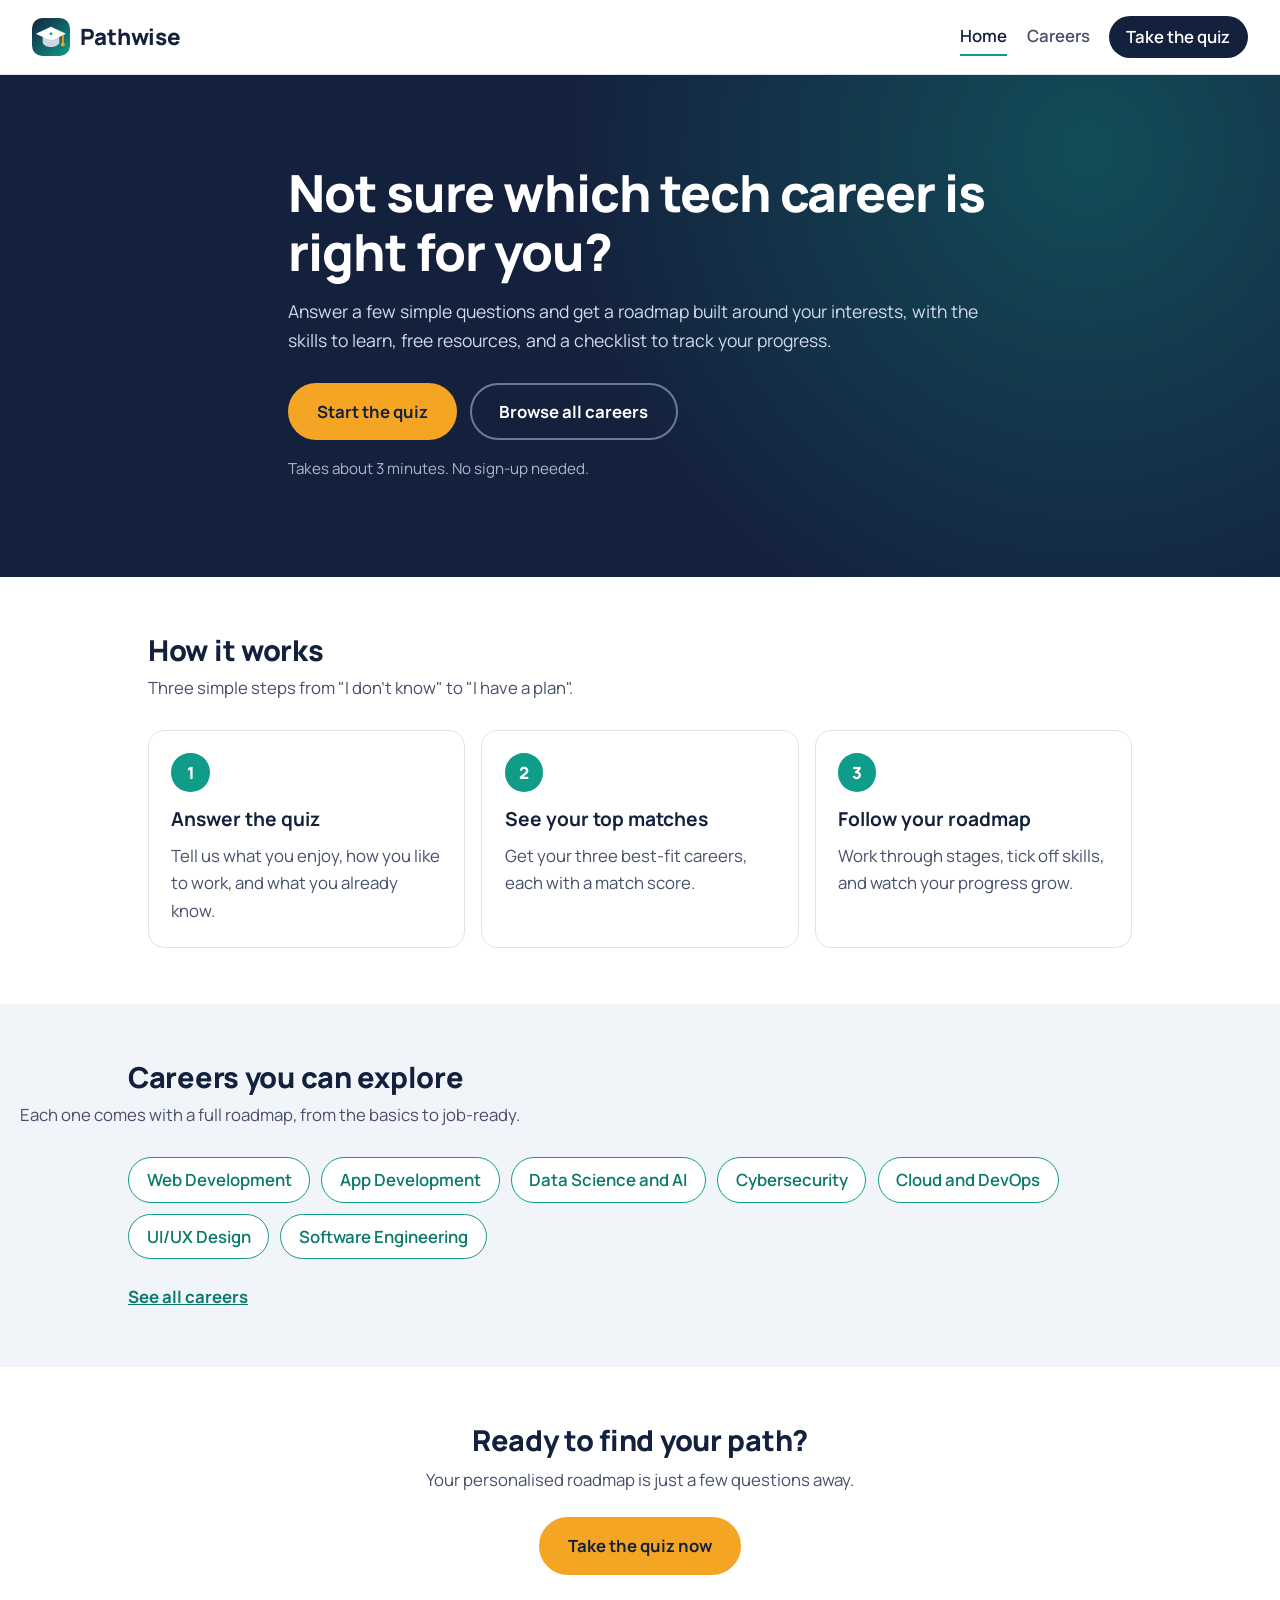
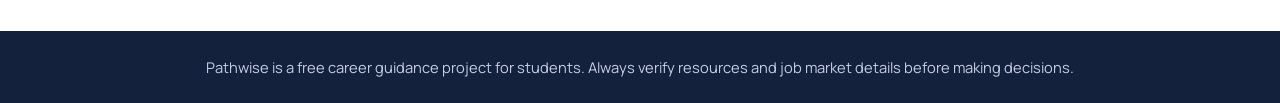
<file: index.html>
<!DOCTYPE html>
<html lang="en">
<head>
  <meta charset="UTF-8">
  <meta name="viewport" content="width=device-width, initial-scale=1">
  <link rel="icon" type="image/svg+xml" href="image/logo.svg">
  <title>Pathwise | Find your tech career roadmap</title>
  <meta name="description" content="Answer a short quiz and get a personalised tech career roadmap with skills, free resources and a progress checklist.">

  <link rel="preconnect" href="https://fonts.googleapis.com">
  <link rel="preconnect" href="https://fonts.gstatic.com" crossorigin>
  <link href="https://fonts.googleapis.com/css2?family=Manrope:wght@400;500;600;700;800&display=swap" rel="stylesheet">
  <link rel="stylesheet" href="style.css">
</head>
<body>

  <!-- ===== HEADER ===== -->
  <header class="site-header">
    <a href="index.html" class="logo" aria-label="Pathwise home">
      <img src="image/logo.svg" alt="" width="38" height="38">
      <span class="logo-name">Pathwise</span>
    </a>

    <nav class="nav" aria-label="Main">
      <a href="index.html" class="active">Home</a>
      <a href="careers.html">Careers</a>
      <a href="quiz.html" class="nav-cta">Take the quiz</a>
    </nav>
  </header>

  <main>

    <!-- ===== HERO ===== -->
    <section class="hero">
      <div class="hero-inner">
        <h1>Not sure which tech career is right for you?</h1>
        <p class="hero-sub">
          Answer a few simple questions and get a roadmap built around your interests,
          with the skills to learn, free resources, and a checklist to track your progress.
        </p>
        <div class="hero-actions">
          <a href="quiz.html" class="button">Start the quiz</a>
          <a href="careers.html" class="button button-ghost">Browse all careers</a>
        </div>
        <p class="hero-note">Takes about 3 minutes. No sign-up needed.</p>
      </div>
    </section>

    <!-- ===== HOW IT WORKS ===== -->
    <section class="section">
      <h2>How it works</h2>
      <p class="section-intro">Three simple steps from "I don't know" to "I have a plan".</p>

      <div class="grid">
        <article class="card">
          <span class="step">1</span>
          <h3>Answer the quiz</h3>
          <p>Tell us what you enjoy, how you like to work, and what you already know.</p>
        </article>

        <article class="card">
          <span class="step">2</span>
          <h3>See your top matches</h3>
          <p>Get your three best-fit careers, each with a match score.</p>
        </article>

        <article class="card">
          <span class="step">3</span>
          <h3>Follow your roadmap</h3>
          <p>Work through stages, tick off skills, and watch your progress grow.</p>
        </article>
      </div>
    </section>

    <!-- ===== CAREERS PREVIEW ===== -->
    <section class="section section-tint">
      <h2>Careers you can explore</h2>
      <p class="section-intro">Each one comes with a full roadmap, from the basics to job-ready.</p>

      <ul class="chips">
        <li>Web Development</li>
        <li>App Development</li>
        <li>Data Science and AI</li>
        <li>Cybersecurity</li>
        <li>Cloud and DevOps</li>
        <li>UI/UX Design</li>
        <li>Software Engineering</li>
      </ul>

      <p class="more"><a href="careers.html">See all careers</a></p>
    </section>

    <!-- ===== FINAL CALL TO ACTION ===== -->
    <section class="section cta">
      <h2>Ready to find your path?</h2>
      <p>Your personalised roadmap is just a few questions away.</p>
      <a href="quiz.html" class="button">Take the quiz now</a>
    </section>

  </main>

  <footer class="site-footer">
    <p>Pathwise is a free career guidance project for students. Always verify resources and job market details before making decisions.</p>
  </footer>

</body>
</html>
</file>
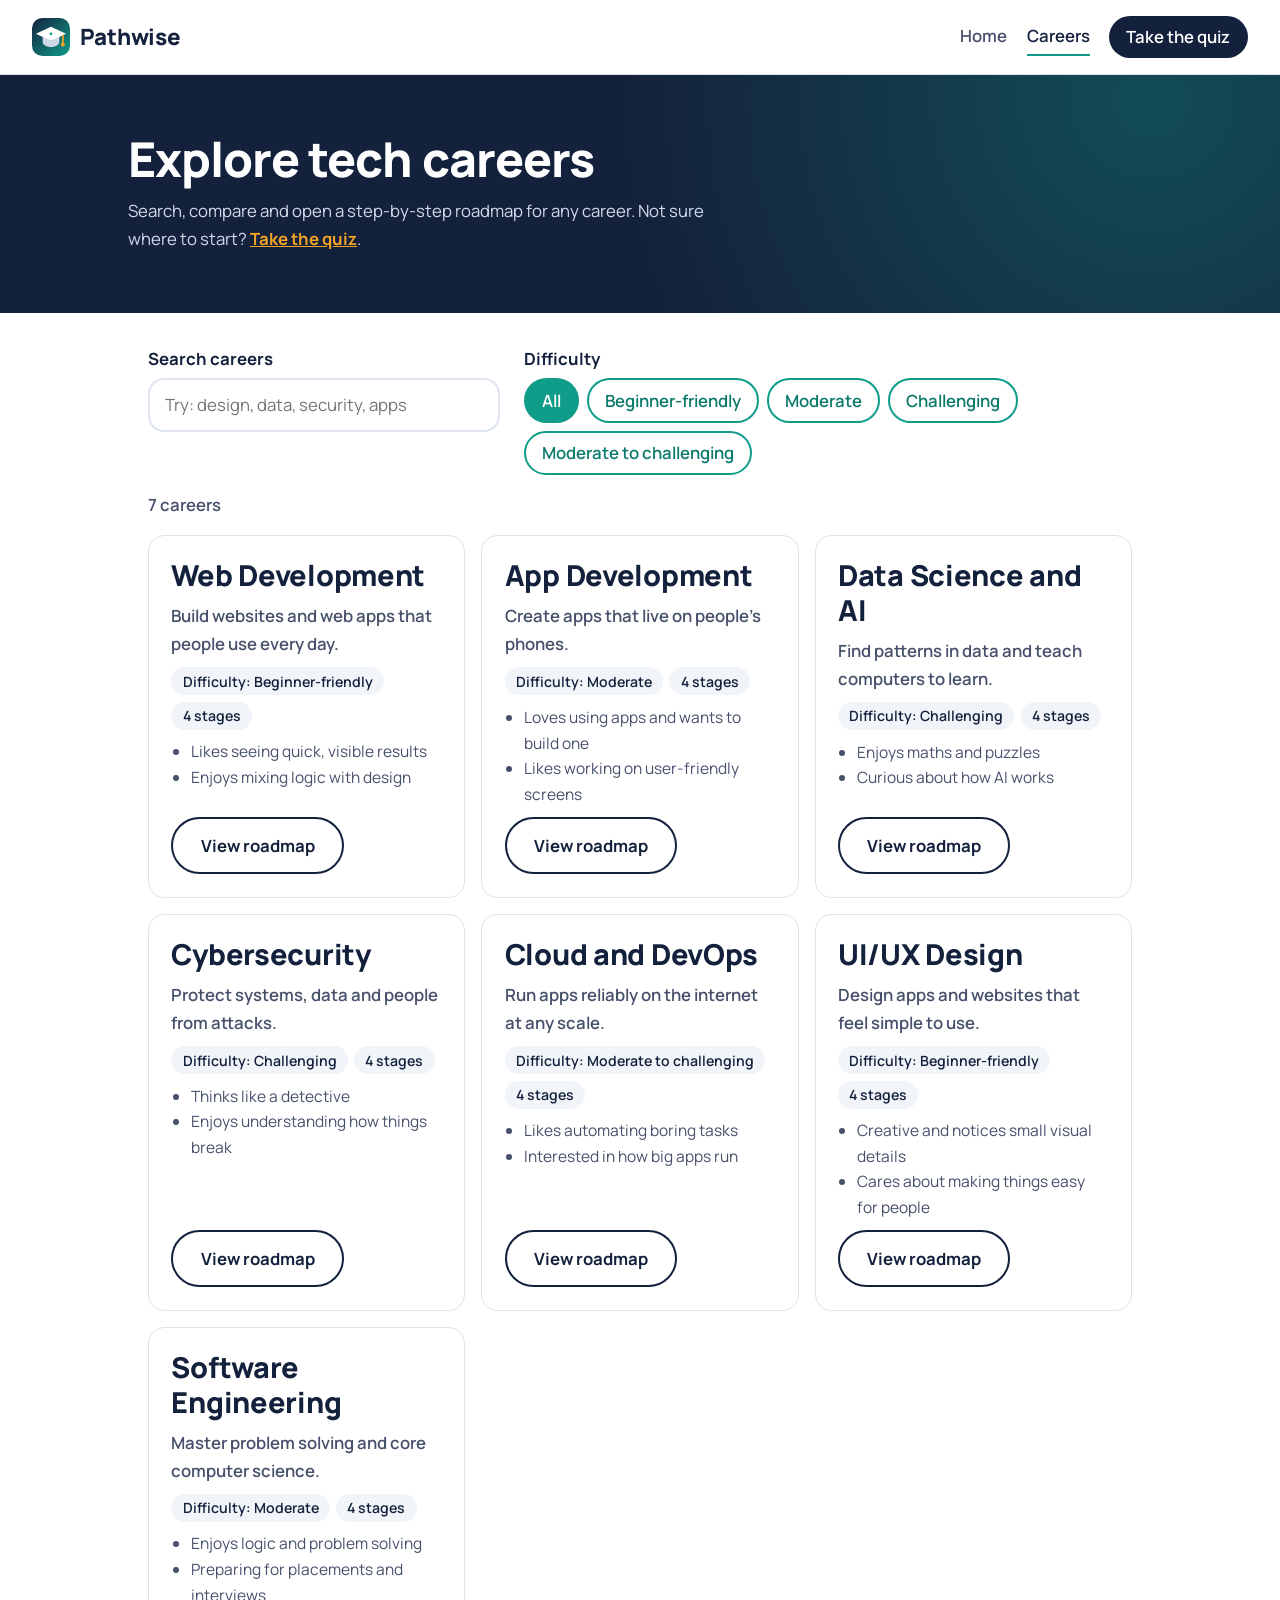
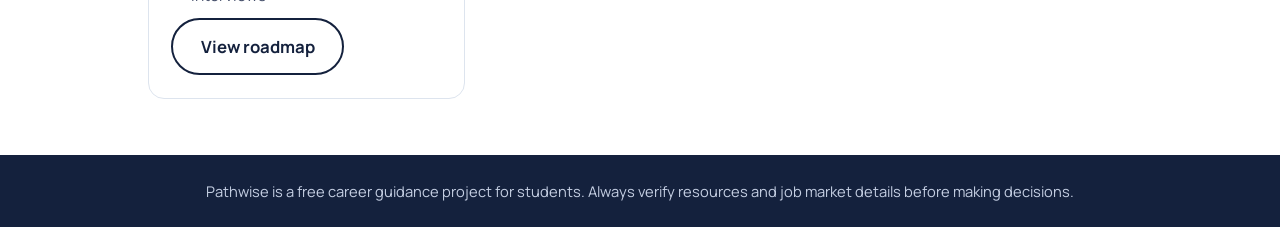
<file: careers.html>
<!DOCTYPE html>
<html lang="en">
<head>
  <meta charset="UTF-8">
  <meta name="viewport" content="width=device-width, initial-scale=1">
  <link rel="icon" type="image/svg+xml" href="image/logo.svg">
  <title>All careers | Pathwise</title>
  <meta name="description" content="Browse tech careers, compare difficulty, and open a step-by-step roadmap for each one.">

  <link rel="preconnect" href="https://fonts.googleapis.com">
  <link rel="preconnect" href="https://fonts.gstatic.com" crossorigin>
  <link href="https://fonts.googleapis.com/css2?family=Manrope:wght@400;500;600;700;800&display=swap" rel="stylesheet">
  <link rel="stylesheet" href="style.css">
</head>
<body>

  <header class="site-header">
    <a href="index.html" class="logo" aria-label="Pathwise home">
      <img src="image/logo.svg" alt="" width="38" height="38">
      <span class="logo-name">Pathwise</span>
    </a>

    <nav class="nav" aria-label="Main">
      <a href="index.html">Home</a>
      <a href="careers.html" class="active">Careers</a>
      <a href="quiz.html" class="nav-cta">Take the quiz</a>
    </nav>
  </header>

  <main>
    <section class="careers-head">
      <div class="careers-head-inner">
        <h1>Explore tech careers</h1>
        <p>Search, compare and open a step-by-step roadmap for any career. Not sure where to start? <a href="quiz.html">Take the quiz</a>.</p>
      </div>
    </section>

    <section class="section careers-section">

      <!-- Search and filter -->
      <div class="filter-bar">
        <div class="field">
          <label for="career-search">Search careers</label>
          <input type="search" id="career-search" placeholder="Try: design, data, security, apps" autocomplete="off">
        </div>

        <div class="field">
          <span id="difficulty-label" class="field-label">Difficulty</span>
          <!-- JavaScript adds the filter buttons here -->
          <div id="difficulty-chips" class="filter-chips" role="group" aria-labelledby="difficulty-label"></div>
        </div>
      </div>

      <p id="career-count" class="result-count" aria-live="polite"></p>

      <!-- JavaScript adds the career cards here -->
      <div id="career-grid" class="career-grid"></div>

      <p id="career-empty" class="empty-box" hidden>
        No careers match your search. Try a different word, or choose All.
      </p>

      <noscript>
        <p class="quiz-message">This page needs JavaScript. Please turn it on in your browser.</p>
      </noscript>
    </section>
  </main>

  <footer class="site-footer">
    <p>Pathwise is a free career guidance project for students. Always verify resources and job market details before making decisions.</p>
  </footer>

  <script src="careers.js"></script>
</body>
</html>
</file>
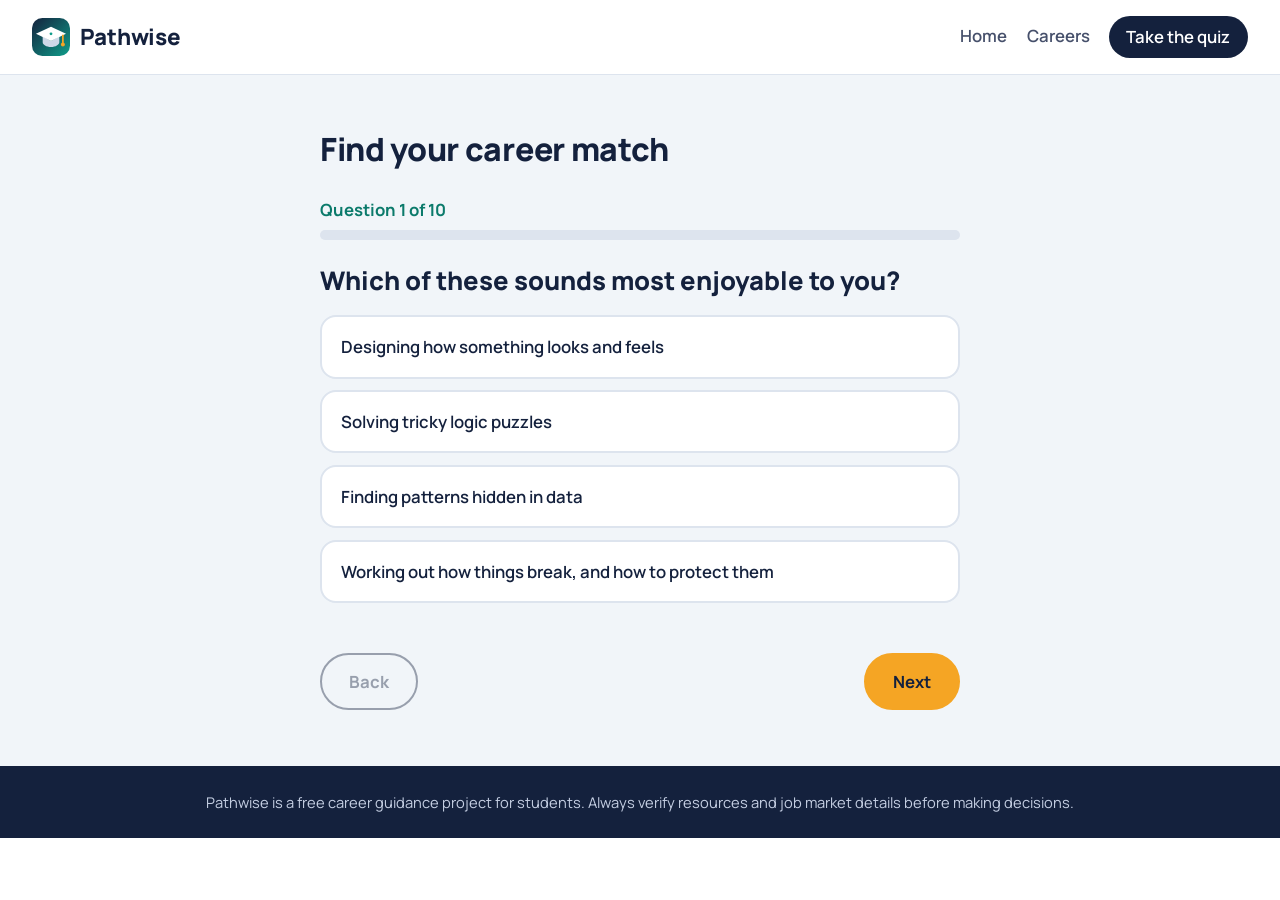
<file: quiz.html>
<!DOCTYPE html>
<html lang="en">
<head>
  <meta charset="UTF-8">
  <meta name="viewport" content="width=device-width, initial-scale=1">
  <link rel="icon" type="image/svg+xml" href="images/logo.svg">
  <title>Take the quiz | Pathwise</title>
  <meta name="description" content="Answer a short quiz to find the tech career that fits you best.">

  <link rel="preconnect" href="https://fonts.googleapis.com">
  <link rel="preconnect" href="https://fonts.gstatic.com" crossorigin>
  <link href="https://fonts.googleapis.com/css2?family=Manrope:wght@400;500;600;700;800&display=swap" rel="stylesheet">
  <link rel="stylesheet" href="style.css">
</head>
<body>

  <header class="site-header">
    <a href="index.html" class="logo" aria-label="Pathwise home">
      <img src="image/logo.svg" alt="" width="38" height="38">
      <span class="logo-name">Pathwise</span>
    </a>

    <nav class="nav" aria-label="Main">
      <a href="index.html">Home</a>
      <a href="careers.html">Careers</a>
      <a href="quiz.html" class="nav-cta">Take the quiz</a>
    </nav>
  </header>

  <main class="quiz-page">
    <section class="quiz" aria-labelledby="quiz-title">

      <h1 id="quiz-title" class="quiz-title">Find your career match</h1>

      <!-- Progress bar -->
      <div class="progress-wrap">
        <p id="progress-text" class="progress-text" aria-live="polite"></p>
        <div class="progress" role="progressbar" aria-label="Quiz progress" aria-valuemin="0" aria-valuemax="100" aria-valuenow="0">
          <div id="progress-bar" class="progress-bar"></div>
        </div>
      </div>

      <!-- JavaScript puts the question and options here -->
      <fieldset id="question-box" class="question-box">
        <legend id="question-text" class="question-text" tabindex="-1">Loading your questions...</legend>
        <div id="options" class="options"></div>
      </fieldset>

      <!-- Message if something goes wrong -->
      <p id="quiz-message" class="quiz-message" role="alert" aria-live="assertive"></p>

      <div class="quiz-actions">
        <button type="button" id="back-btn" class="button button-secondary" disabled>Back</button>
        <button type="button" id="next-btn" class="button">Next</button>
      </div>

      <noscript>
        <p class="quiz-message">This quiz needs JavaScript. Please turn it on in your browser.</p>
      </noscript>
    </section>
  </main>

  <footer class="site-footer">
    <p>Pathwise is a free career guidance project for students. Always verify resources and job market details before making decisions.</p>
  </footer>

  <script src="quiz.js"></script>
</body>
</html>
</file>
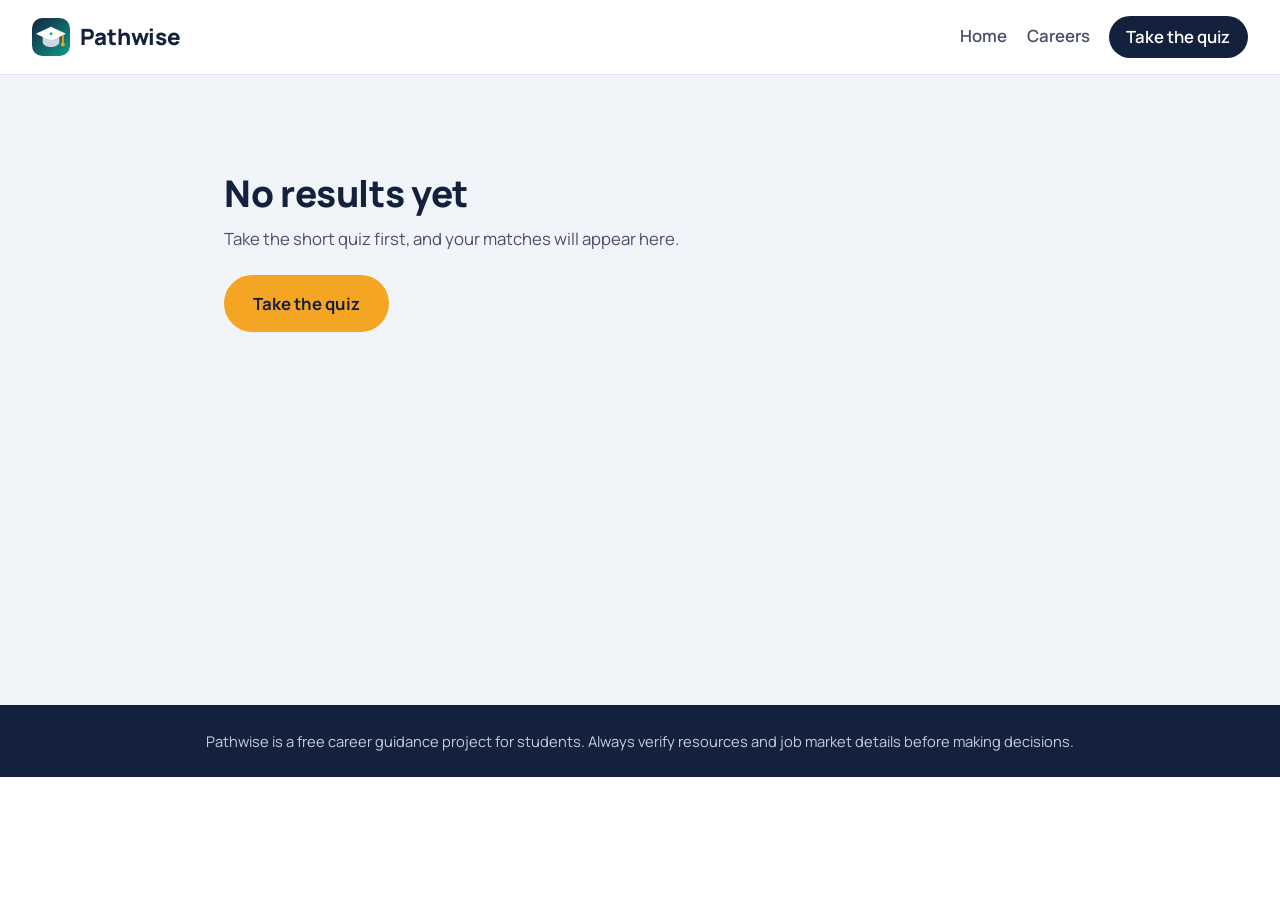
<file: result.html>
<!DOCTYPE html>
<html lang="en">
<head>
  <meta charset="UTF-8">
  <meta name="viewport" content="width=device-width, initial-scale=1">
  <link rel="icon" type="image/svg+xml" href="image/logo.svg">
  <title>Your results | Pathwise</title>
  <meta name="description" content="See your top tech career matches and open a personalised roadmap.">

  <link rel="preconnect" href="https://fonts.googleapis.com">
  <link rel="preconnect" href="https://fonts.gstatic.com" crossorigin>
  <link href="https://fonts.googleapis.com/css2?family=Manrope:wght@400;500;600;700;800&display=swap" rel="stylesheet">
  <link rel="stylesheet" href="style.css">
</head>
<body>

  <header class="site-header">
    <a href="index.html" class="logo" aria-label="Pathwise home">
      <img src="image/logo.svg" alt="" width="38" height="38">
      <span class="logo-name">Pathwise</span>
    </a>

    <nav class="nav" aria-label="Main">
      <a href="index.html">Home</a>
      <a href="careers.html">Careers</a>
      <a href="quiz.html" class="nav-cta">Take the quiz</a>
    </nav>
  </header>

  <main class="result-page">
    <div class="result">

      <!-- Shown when there is a saved result -->
      <div id="result-top" hidden>
        <h1 class="result-title">Your top career matches</h1>
        <p class="result-intro">
          These scores show how closely your answers fit each career.
          Treat them as a starting point, not a final verdict.
        </p>
        <p id="result-date" class="result-date"></p>
      </div>

      <!-- JavaScript fills the result cards here -->
      <div id="result-content"></div>

      <!-- Shown when the quiz has not been taken yet -->
      <div id="no-result" class="no-result" hidden>
        <h1 class="result-title">No results yet</h1>
        <p>Take the short quiz first, and your matches will appear here.</p>
        <a href="quiz.html" class="button">Take the quiz</a>
      </div>

      <noscript>
        <p class="quiz-message">This page needs JavaScript. Please turn it on in your browser.</p>
      </noscript>
    </div>
  </main>

  <footer class="site-footer">
    <p>Pathwise is a free career guidance project for students. Always verify resources and job market details before making decisions.</p>
  </footer>

  <script src="result.js"></script>
</body>
</html>
</file>
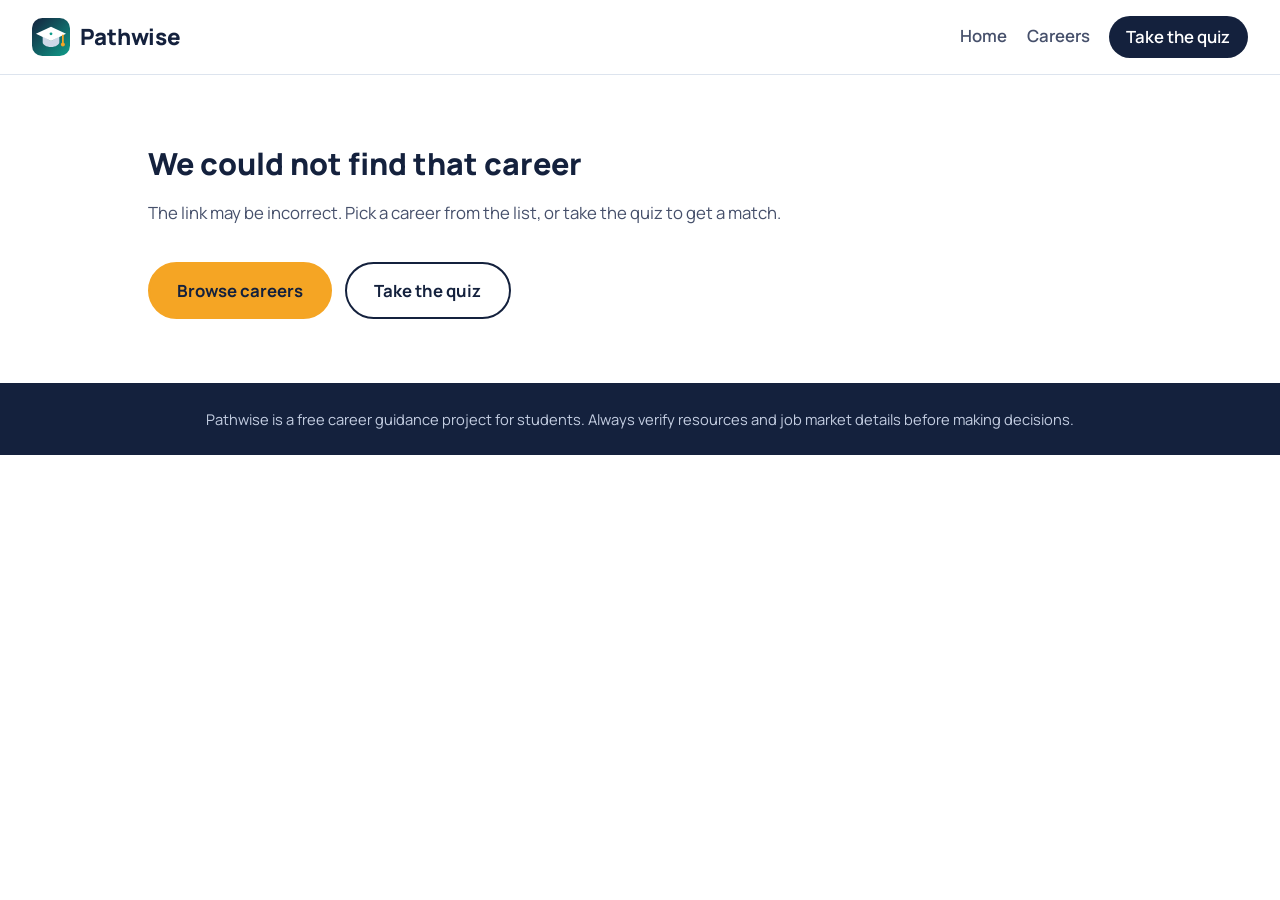
<file: roadmap.html>
<!DOCTYPE html>
<html lang="en">
<head>
  <meta charset="UTF-8">
  <meta name="viewport" content="width=device-width, initial-scale=1">
  <link rel="icon" type="image/svg+xml" href="image/logo.svg">
  <title>Roadmap | Pathwise</title>
  <meta name="description" content="A step-by-step career roadmap with skills, free resources and a progress checklist.">

  <link rel="preconnect" href="https://fonts.googleapis.com">
  <link rel="preconnect" href="https://fonts.gstatic.com" crossorigin>
  <link href="https://fonts.googleapis.com/css2?family=Manrope:wght@400;500;600;700;800&display=swap" rel="stylesheet">
  <link rel="stylesheet" href="style.css">
</head>
<body>

  <header class="site-header">
    <a href="index.html" class="logo" aria-label="Pathwise home">
      <img src="image/logo.svg" alt="" width="38" height="38">
      <span class="logo-name">Pathwise</span>
    </a>

    <nav class="nav" aria-label="Main">
      <a href="index.html">Home</a>
      <a href="careers.html">Careers</a>
      <a href="quiz.html" class="nav-cta">Take the quiz</a>
    </nav>
  </header>

  <main>

    <!-- Shown when the career in the link is missing or wrong -->
    <section id="roadmap-missing" class="section missing" hidden>
      <h1>We could not find that career</h1>
      <p>The link may be incorrect. Pick a career from the list, or take the quiz to get a match.</p>
      <div class="result-actions">
        <a href="careers.html" class="button">Browse careers</a>
        <a href="quiz.html" class="button button-secondary">Take the quiz</a>
      </div>
    </section>

    <!-- Shown when the career loads successfully -->
    <div id="roadmap-main" hidden>

      <!-- Top band: career name and facts -->
      <section class="roadmap-head">
        <div class="roadmap-head-inner">
          <p class="roadmap-kicker">Your roadmap</p>
          <h1 id="career-name"></h1>
          <p id="career-tagline" class="roadmap-tagline"></p>
          <p id="career-summary" class="roadmap-summary"></p>
          <ul id="career-meta" class="roadmap-meta"></ul>
        </div>
      </section>

      <div class="roadmap-body">

        <!-- Safety note (only shown for careers that have one) -->
        <p id="career-note" class="career-note" hidden></p>

        <!-- Overall progress -->
        <section class="progress-card" aria-labelledby="progress-heading">
          <h2 id="progress-heading" class="progress-heading">Your progress</h2>
          <p id="overall-text" class="overall-text" aria-live="polite"></p>
          <div class="meter" aria-hidden="true"><div id="overall-bar" class="meter-fill"></div></div>
          <p id="next-up" class="next-up"></p>
          <p id="complete-msg" class="complete-msg" hidden>
            Roadmap complete! Pick one of the project ideas below and build it to prove your skills.
          </p>
          <p id="storage-msg" class="quiz-message" role="alert"></p>
          <button type="button" id="reset-btn" class="reset-btn">Reset progress</button>
        </section>

        <!-- The four stages -->
        <section aria-labelledby="stages-heading">
          <h2 id="stages-heading" class="roadmap-heading">Step by step</h2>
          <p class="roadmap-hint">Open a stage, then tick each topic when you have learned it. Your progress is saved on this device.</p>
          <div id="stages" class="stages"></div>
        </section>

        <!-- Tools and projects -->
        <section class="roadmap-extra">
          <div>
            <h2 class="roadmap-heading">Tools you will use</h2>
            <ul id="tools" class="chips"></ul>
          </div>
          <div>
            <h2 class="roadmap-heading">Project ideas</h2>
            <ul id="projects" class="project-list"></ul>
          </div>
        </section>

        <div class="result-actions">
          <a href="result.html" class="button button-secondary">Back to my results</a>
          <a href="careers.html" class="button">Explore other careers</a>
        </div>

      </div>
    </div>

    <noscript>
      <p class="quiz-message">This page needs JavaScript. Please turn it on in your browser.</p>
    </noscript>
  </main>

  <footer class="site-footer">
    <p>Pathwise is a free career guidance project for students. Always verify resources and job market details before making decisions.</p>
  </footer>

  <script src="roadmap.js"></script>
</body>
</html>
</file>
<file: style.css>
/* ===== COLORS and settings (change a color here, the whole site changes) ===== */
:root {
  --ink: #14213d;        /* dark navy: text, hero */
  --ink-soft: #46506b;   /* softer text */
  --teal: #0f9d8a;       /* main accent */
  --teal-dark: #0b7a6b;
  --amber: #f5a524;      /* call-to-action buttons */
  --amber-dark: #d98c0e;
  --mist: #f1f5f9;       /* light section background */
  --paper: #ffffff;
  --line: #dde4ee;
  --radius: 16px;
}

/* ===== RESET ===== */
* {
  box-sizing: border-box;
  margin: 0;
  padding: 0;
}

body {
  font-family: "Manrope", system-ui, -apple-system, "Segoe UI", sans-serif;
  background: var(--paper);
  color: var(--ink);
  line-height: 1.65;
  font-size: 1.05rem;
}

a {
  color: inherit;
}

a:focus-visible,
button:focus-visible {
  outline: 3px solid var(--teal);
  outline-offset: 3px;
}

/* ===== HEADER ===== */
.site-header {
  display: flex;
  flex-wrap: wrap;
  justify-content: space-between;
  align-items: center;
  gap: 0.6rem 1.5rem;
  padding: 0.9rem 1.25rem;
  background: var(--paper);
  border-bottom: 1px solid var(--line);
}

.logo {
  display: flex;
  align-items: center;
  gap: 0.6rem;
  text-decoration: none;
}

.logo img {
  display: block;
}

.logo-name {
  font-size: 1.4rem;
  font-weight: 800;
  letter-spacing: -0.01em;
}

.nav {
  display: flex;
  flex-wrap: wrap;
  align-items: center;
  gap: 0.4rem 1.2rem;
}

.nav a {
  text-decoration: none;
  font-weight: 600;
  color: var(--ink-soft);
  padding: 0.25rem 0;
  border-bottom: 2px solid transparent;
}

.nav a:hover,
.nav a.active {
  color: var(--ink);
  border-bottom-color: var(--teal);
}

/* "Take the quiz" link in the navbar looks like a button */
.nav .nav-cta {
  background: var(--ink);
  color: #fff;
  padding: 0.45rem 1.1rem;
  border-radius: 999px;
  border-bottom: 0;
}

.nav .nav-cta:hover {
  background: var(--teal-dark);
  color: #fff;
}

/* ===== HERO ===== */
.hero {
  background: var(--ink);
  color: #fff;
  padding: 3.5rem 1.25rem 4rem;
  /* soft glow in the corner */
  background-image: radial-gradient(circle at 85% 15%, rgba(15, 157, 138, 0.35), transparent 45%);
}

.hero-inner {
  max-width: 44rem;
  margin: 0 auto;
}

.hero h1 {
  font-size: 2.3rem;
  line-height: 1.15;
  font-weight: 800;
  letter-spacing: -0.02em;
}

.hero-sub {
  margin-top: 1rem;
  font-size: 1.1rem;
  color: #d3dbea;
}

.hero-actions {
  display: flex;
  flex-wrap: wrap;
  gap: 0.8rem;
  margin-top: 1.75rem;
}

.hero-note {
  margin-top: 1rem;
  font-size: 0.95rem;
  color: #aab6cf;
}

/* ===== BUTTONS ===== */
.button {
  display: inline-block;
  padding: 0.8rem 1.7rem;
  border-radius: 999px;
  background: var(--amber);
  color: var(--ink);
  font-weight: 700;
  text-decoration: none;
  border: 2px solid var(--amber);
}

.button:hover {
  background: var(--amber-dark);
  border-color: var(--amber-dark);
}

.button-ghost {
  background: transparent;
  color: #fff;
  border-color: #6b7a99;
}

.button-ghost:hover {
  background: rgba(255, 255, 255, 0.1);
  border-color: #fff;
}

/* ===== SECTIONS ===== */
.section {
  padding: 3.5rem 1.25rem;
  max-width: 64rem;
  margin: 0 auto;
}

.section-tint {
  max-width: none;
  background: var(--mist);
}

.section-tint > * {
  max-width: 64rem;
  margin-left: auto;
  margin-right: auto;
}

.section h2 {
  font-size: 1.8rem;
  line-height: 1.2;
  font-weight: 800;
  letter-spacing: -0.01em;
}

.section-intro {
  margin: 0.4rem 0 1.75rem;
  color: var(--ink-soft);
}

/* ===== CARDS ===== */
.grid {
  display: grid;
  grid-template-columns: 1fr;
  gap: 1rem;
}

.card {
  background: var(--paper);
  border: 1px solid var(--line);
  border-radius: var(--radius);
  padding: 1.4rem;
}

.card h3 {
  font-size: 1.2rem;
  margin-bottom: 0.35rem;
}

.card p {
  color: var(--ink-soft);
}

/* The numbered circle on each "How it works" card */
.step {
  display: inline-flex;
  align-items: center;
  justify-content: center;
  width: 2.4rem;
  height: 2.4rem;
  margin-bottom: 0.8rem;
  border-radius: 50%;
  background: var(--teal);
  color: #fff;
  font-weight: 800;
}

/* ===== CAREER CHIPS ===== */
.chips {
  list-style: none;
  display: flex;
  flex-wrap: wrap;
  gap: 0.7rem;
}

.chips li {
  padding: 0.5rem 1.1rem;
  border: 1.5px solid var(--teal);
  border-radius: 999px;
  background: var(--paper);
  color: var(--teal-dark);
  font-weight: 600;
}

.more {
  margin-top: 1.5rem;
  font-weight: 700;
}

.more a {
  color: var(--teal-dark);
}

/* ===== CALL TO ACTION ===== */
.cta {
  text-align: center;
}

.cta p {
  margin: 0.5rem 0 1.5rem;
  color: var(--ink-soft);
}

/* ===== FOOTER ===== */
.site-footer {
  padding: 1.5rem 1.25rem;
  background: var(--ink);
  color: #c4cee2;
  text-align: center;
  font-size: 0.92rem;
}

/* hidden attribute should always win */
[hidden] {
  display: none !important;
}

/* ===== BIGGER SCREENS ===== */
@media (min-width: 48rem) {
  .site-header {
    padding: 1rem 2rem;
  }

  .hero {
    padding: 5.5rem 2rem 6rem;
  }

  .hero h1 {
    font-size: 3.2rem;
  }

  .grid {
    grid-template-columns: repeat(3, 1fr);
  }
}

/* ===== QUIZ PAGE ===== */
.quiz-page {
  background: var(--mist);
  padding: 2rem 1.25rem 3.5rem;
  min-height: 70vh;
}

.quiz {
  max-width: 40rem;
  margin: 0 auto;
}

.quiz-title {
  font-size: 1.6rem;
  font-weight: 800;
  letter-spacing: -0.01em;
  margin-bottom: 1.25rem;
}

/* Progress bar */
.progress-wrap {
  margin-bottom: 1.5rem;
}

.progress-text {
  font-weight: 700;
  color: var(--teal-dark);
  margin-bottom: 0.4rem;
}

.progress {
  height: 10px;
  background: var(--line);
  border-radius: 999px;
  overflow: hidden;
}

.progress-bar {
  width: 0;
  height: 100%;
  background: var(--teal);
  border-radius: 999px;
  transition: width 0.3s ease;
}

/* Question and options */
.question-box {
  border: 0;
  min-width: 0;
}

.question-text {
  font-size: 1.35rem;
  font-weight: 800;
  line-height: 1.3;
  margin-bottom: 1.1rem;
  padding: 0;
}

.question-text:focus {
  outline: none;
}

.options {
  display: flex;
  flex-direction: column;
  gap: 0.7rem;
}

.option {
  display: block;
  cursor: pointer;
}

/* Hide the real radio button but keep it usable with the keyboard */
.option input {
  position: absolute;
  opacity: 0;
  width: 1px;
  height: 1px;
}

.option-box {
  display: block;
  padding: 1rem 1.2rem;
  background: var(--paper);
  border: 2px solid var(--line);
  border-radius: var(--radius);
  font-weight: 600;
  transition: border-color 0.15s, background 0.15s;
}

.option:hover .option-box {
  border-color: var(--teal);
}

.option input:checked + .option-box {
  border-color: var(--teal);
  background: #e6f6f3;
  box-shadow: inset 4px 0 0 var(--teal);
}

.option input:focus-visible + .option-box {
  outline: 3px solid var(--teal);
  outline-offset: 2px;
}

/* Messages and buttons */
.quiz-message {
  min-height: 1.6rem;
  margin-top: 1rem;
  color: #b42318;
  font-weight: 600;
}

.quiz-actions {
  display: flex;
  justify-content: space-between;
  gap: 1rem;
  margin-top: 0.5rem;
}

/* <button> elements need these so they look like our links-buttons */
button.button {
  font: inherit;
  font-weight: 700;
  cursor: pointer;
}

.button-secondary {
  background: transparent;
  color: var(--ink);
  border-color: var(--ink);
}

.button-secondary:hover {
  background: var(--ink);
  border-color: var(--ink);
  color: #fff;
}

button.button:disabled {
  opacity: 0.4;
  cursor: not-allowed;
}

button.button-secondary:disabled:hover {
  background: transparent;
  color: var(--ink);
}

@media (prefers-reduced-motion: reduce) {
  .progress-bar,
  .option-box {
    transition: none;
  }
}

@media (min-width: 48rem) {
  .quiz-page {
    padding-top: 3rem;
  }

  .quiz-title {
    font-size: 2rem;
  }

  .question-text {
    font-size: 1.6rem;
  }
}

/* ===== RESULT PAGE ===== */
.result-page {
  background: var(--mist);
  padding: 2rem 1.25rem 3.5rem;
  min-height: 70vh;
}

.result {
  max-width: 52rem;
  margin: 0 auto;
}

.result-title {
  font-size: 1.8rem;
  font-weight: 800;
  line-height: 1.2;
  letter-spacing: -0.01em;
}

.result-intro {
  margin-top: 0.5rem;
  color: var(--ink-soft);
}

.result-date {
  margin: 0.4rem 0 1.5rem;
  font-size: 0.92rem;
  color: var(--ink-soft);
}

.result-subtitle {
  margin: 2.2rem 0 1rem;
  font-size: 1.4rem;
  font-weight: 800;
}

/* Career cards */
.match-card {
  display: flex;
  flex-direction: column;
  align-items: flex-start;
  gap: 0.6rem;
  background: var(--paper);
  border: 1px solid var(--line);
  border-radius: var(--radius);
  padding: 1.4rem;
}

.match-top {
  border: 2px solid var(--teal);
  padding: 1.6rem;
}

.match-grid {
  display: grid;
  grid-template-columns: 1fr;
  gap: 1rem;
}

.badge {
  padding: 0.2rem 0.8rem;
  border-radius: 999px;
  background: var(--ink);
  color: #fff;
  font-size: 0.85rem;
  font-weight: 700;
}

.match-top .badge {
  background: var(--amber);
  color: var(--ink);
}

.match-name {
  font-size: 1.4rem;
  font-weight: 800;
  line-height: 1.2;
}

.match-top .match-name {
  font-size: 1.9rem;
}

.percent-row {
  display: flex;
  align-items: baseline;
  gap: 0.4rem;
}

.percent {
  font-size: 2.2rem;
  font-weight: 800;
  line-height: 1;
  color: var(--teal-dark);
}

.percent-label {
  font-weight: 600;
  color: var(--ink-soft);
}

/* The percentage bar */
.meter {
  width: 100%;
  height: 10px;
  background: var(--line);
  border-radius: 999px;
  overflow: hidden;
}

.meter-fill {
  width: 0;
  height: 100%;
  background: var(--teal);
  border-radius: 999px;
  transition: width 0.7s ease;
}

.match-tagline {
  font-weight: 700;
}

.match-summary {
  color: var(--ink-soft);
}

.why {
  width: 100%;
  padding: 0.9rem 1rem;
  background: var(--mist);
  border-radius: 12px;
}

.why-title {
  font-size: 0.95rem;
  font-weight: 800;
  margin-bottom: 0.3rem;
}

.why-list {
  padding-left: 1.2rem;
  color: var(--ink-soft);
  font-size: 0.98rem;
}

.why-list li + li {
  margin-top: 0.25rem;
}

.meta {
  list-style: none;
  font-size: 0.95rem;
  color: var(--ink-soft);
}

.match-card .button {
  margin-top: 0.4rem;
}

/* Remaining careers */
.other-list {
  list-style: none;
  display: flex;
  flex-direction: column;
  gap: 0.8rem;
}

.other-item {
  padding: 0.9rem 1.1rem;
  background: var(--paper);
  border: 1px solid var(--line);
  border-radius: 12px;
}

.other-top {
  display: flex;
  justify-content: space-between;
  gap: 1rem;
  margin-bottom: 0.5rem;
}

.other-name {
  font-weight: 700;
  text-decoration: none;
}

.other-name:hover {
  color: var(--teal-dark);
  text-decoration: underline;
}

.other-percent {
  font-weight: 800;
  color: var(--teal-dark);
}

.result-actions {
  display: flex;
  flex-wrap: wrap;
  gap: 0.8rem;
  margin-top: 2.2rem;
}

.no-result {
  padding: 3rem 0;
}

.no-result p {
  margin: 0.6rem 0 1.4rem;
  color: var(--ink-soft);
}

@media (prefers-reduced-motion: reduce) {
  .meter-fill {
    transition: none;
  }
}

@media (min-width: 48rem) {
  .result-page {
    padding-top: 3rem;
  }

  .result-title {
    font-size: 2.3rem;
  }

  .match-grid {
    grid-template-columns: 1fr 1fr;
  }
}

/* ===== ROADMAP PAGE ===== */
.missing {
  padding-top: 4rem;
  padding-bottom: 4rem;
}

.missing p {
  margin: 0.6rem 0 1.4rem;
  color: var(--ink-soft);
}

.missing h1 {
  font-size: 1.9rem;
  font-weight: 800;
}

/* Top navy band */
.roadmap-head {
  background: var(--ink);
  color: #fff;
  padding: 2.5rem 1.25rem 2.75rem;
  background-image: radial-gradient(circle at 90% 10%, rgba(15, 157, 138, 0.35), transparent 45%);
}

.roadmap-head-inner {
  max-width: 52rem;
  margin: 0 auto;
}

.roadmap-kicker {
  font-weight: 700;
  color: var(--amber);
  margin-bottom: 0.3rem;
}

.roadmap-head h1 {
  font-size: 2.1rem;
  font-weight: 800;
  line-height: 1.15;
  letter-spacing: -0.02em;
}

.roadmap-tagline {
  margin-top: 0.5rem;
  font-size: 1.15rem;
  font-weight: 600;
}

.roadmap-summary {
  margin-top: 0.8rem;
  color: #d3dbea;
}

.roadmap-meta {
  list-style: none;
  display: flex;
  flex-wrap: wrap;
  gap: 0.5rem;
  margin-top: 1.2rem;
}

.roadmap-meta li {
  padding: 0.3rem 0.9rem;
  border: 1px solid #52627f;
  border-radius: 999px;
  font-size: 0.92rem;
  color: #e5eaf4;
}

/* Page body */
.roadmap-body {
  max-width: 52rem;
  margin: 0 auto;
  padding: 1.75rem 1.25rem 3.5rem;
}

.career-note {
  margin-bottom: 1.25rem;
  padding: 0.9rem 1.1rem;
  background: #fff6e3;
  border-left: 5px solid var(--amber);
  border-radius: 10px;
  font-weight: 600;
}

/* Progress card */
.progress-card {
  display: flex;
  flex-direction: column;
  gap: 0.7rem;
  padding: 1.3rem;
  background: var(--paper);
  border: 1px solid var(--line);
  border-radius: var(--radius);
}

.progress-heading {
  font-size: 1.2rem;
  font-weight: 800;
}

.overall-text {
  font-weight: 700;
  color: var(--teal-dark);
}

.next-up {
  color: var(--ink-soft);
}

.complete-msg {
  padding: 0.8rem 1rem;
  background: #e6f6f3;
  border-radius: 10px;
  font-weight: 700;
  color: var(--teal-dark);
}

.reset-btn {
  align-self: flex-start;
  font: inherit;
  font-size: 0.92rem;
  font-weight: 600;
  color: var(--ink-soft);
  background: none;
  border: 0;
  padding: 0.2rem 0;
  text-decoration: underline;
  cursor: pointer;
}

.reset-btn:hover {
  color: #b42318;
}

.progress-card .quiz-message {
  min-height: 0;
  margin-top: 0;
}

/* Headings in the roadmap body */
.roadmap-heading {
  margin: 2.2rem 0 0.5rem;
  font-size: 1.5rem;
  font-weight: 800;
}

.roadmap-hint {
  margin-bottom: 1rem;
  color: var(--ink-soft);
}

/* Stages (open and close boxes) */
.stages {
  display: flex;
  flex-direction: column;
  gap: 0.8rem;
}

.stage {
  background: var(--paper);
  border: 1px solid var(--line);
  border-radius: var(--radius);
}

.stage[open] {
  border-color: var(--teal);
}

.stage-summary {
  display: flex;
  align-items: center;
  gap: 0.9rem;
  padding: 1rem 1.1rem;
  cursor: pointer;
  list-style: none;          /* hide the default triangle */
}

.stage-summary::-webkit-details-marker {
  display: none;
}

/* Our own arrow on the right */
.stage-summary::after {
  content: "";
  margin-left: auto;
  width: 0.6rem;
  height: 0.6rem;
  border-right: 2px solid var(--ink-soft);
  border-bottom: 2px solid var(--ink-soft);
  transform: rotate(45deg);
  transition: transform 0.2s;
  flex-shrink: 0;
}

.stage[open] > .stage-summary::after {
  transform: rotate(-135deg);
}

.stage-summary:focus-visible {
  outline: 3px solid var(--teal);
  outline-offset: 2px;
  border-radius: var(--radius);
}

.stage-number {
  display: inline-flex;
  align-items: center;
  justify-content: center;
  flex-shrink: 0;
  width: 2.2rem;
  height: 2.2rem;
  border-radius: 50%;
  background: var(--mist);
  color: var(--ink);
  font-weight: 800;
}

.stage.is-done .stage-number {
  background: var(--teal);
  color: #fff;
}

.stage-title-box {
  display: flex;
  flex-direction: column;
  min-width: 0;
}

.stage-title {
  font-weight: 800;
  line-height: 1.3;
}

.stage-count {
  font-size: 0.9rem;
  color: var(--ink-soft);
}

.stage.is-done .stage-count {
  color: var(--teal-dark);
  font-weight: 700;
}

.stage-body {
  padding: 0 1.1rem 1.2rem;
}

.stage-goal {
  margin-bottom: 0.8rem;
  color: var(--ink-soft);
}

/* Checklist */
.topic-list {
  list-style: none;
  display: flex;
  flex-direction: column;
  gap: 0.5rem;
}

.topic {
  display: flex;
  align-items: flex-start;
  gap: 0.7rem;
  padding: 0.65rem 0.8rem;
  background: var(--mist);
  border-radius: 10px;
  cursor: pointer;
  font-weight: 600;
}

.topic input {
  flex-shrink: 0;
  width: 1.25rem;
  height: 1.25rem;
  margin-top: 0.2rem;
  accent-color: var(--teal);
  cursor: pointer;
}

.topic input:checked + .topic-text {
  color: var(--ink-soft);
  text-decoration: line-through;
}

.topic:has(input:focus-visible) {
  outline: 3px solid var(--teal);
  outline-offset: 2px;
}

/* Resources */
.resource-title {
  margin: 1.2rem 0 0.4rem;
  font-size: 1rem;
  font-weight: 800;
}

.resource-list {
  padding-left: 1.2rem;
}

.resource-list li + li {
  margin-top: 0.3rem;
}

.resource-list a {
  color: var(--teal-dark);
  font-weight: 600;
}

/* Tools and projects */
.roadmap-extra {
  display: grid;
  grid-template-columns: 1fr;
  gap: 0.5rem;
}

.project-list {
  padding-left: 1.2rem;
}

.project-list li + li {
  margin-top: 0.3rem;
}

@media (prefers-reduced-motion: reduce) {
  .stage-summary::after {
    transition: none;
  }
}

@media (min-width: 48rem) {
  .roadmap-head {
    padding: 3.5rem 2rem 3.75rem;
  }

  .roadmap-head h1 {
    font-size: 3rem;
  }

  .roadmap-extra {
    grid-template-columns: 1fr 1fr;
    gap: 2rem;
  }
}

/* ===== CAREERS PAGE ===== */
.careers-head {
  background: var(--ink);
  color: #fff;
  padding: 2.5rem 1.25rem 2.75rem;
  background-image: radial-gradient(circle at 90% 10%, rgba(15, 157, 138, 0.35), transparent 45%);
}

.careers-head-inner {
  max-width: 64rem;
  margin: 0 auto;
}

.careers-head h1 {
  font-size: 2.1rem;
  font-weight: 800;
  line-height: 1.15;
  letter-spacing: -0.02em;
}

.careers-head p {
  margin-top: 0.7rem;
  max-width: 38rem;
  color: #d3dbea;
}

.careers-head a {
  color: var(--amber);
  font-weight: 700;
}

.careers-section {
  padding-top: 2rem;
}

/* Search and filters */
.filter-bar {
  display: flex;
  flex-direction: column;
  gap: 1.1rem;
  margin-bottom: 1rem;
}

.field {
  display: flex;
  flex-direction: column;
  gap: 0.35rem;
}

.field label,
.field-label {
  font-weight: 700;
}

.field input {
  font: inherit;
  padding: 0.7rem 0.95rem;
  border: 2px solid var(--line);
  border-radius: var(--radius);
  background: var(--paper);
  color: var(--ink);
}

.field input:focus-visible {
  outline: 3px solid var(--teal);
  outline-offset: 2px;
  border-color: var(--teal);
}

.filter-chips {
  display: flex;
  flex-wrap: wrap;
  gap: 0.5rem;
}

.filter-chip {
  font: inherit;
  font-weight: 600;
  padding: 0.4rem 1rem;
  border: 2px solid var(--teal);
  border-radius: 999px;
  background: var(--paper);
  color: var(--teal-dark);
  cursor: pointer;
}

.filter-chip:hover {
  background: #e6f6f3;
}

.filter-chip.is-active {
  background: var(--teal);
  color: #fff;
}

.filter-chip:focus-visible {
  outline: 3px solid var(--ink);
  outline-offset: 2px;
}

.result-count {
  margin-bottom: 1rem;
  font-weight: 600;
  color: var(--ink-soft);
}

/* Career cards */
.career-grid {
  display: grid;
  grid-template-columns: 1fr;
  gap: 1rem;
}

.career-card {
  display: flex;
  flex-direction: column;
  align-items: flex-start;
  gap: 0.6rem;
  padding: 1.4rem;
  background: var(--paper);
  border: 1px solid var(--line);
  border-radius: var(--radius);
}

.career-card.is-top {
  border: 2px solid var(--teal);
}

.top-badge {
  padding: 0.15rem 0.8rem;
  border-radius: 999px;
  background: var(--amber);
  color: var(--ink);
  font-size: 0.85rem;
  font-weight: 700;
}

.career-card-name {
  font-size: 1.35rem;
  font-weight: 800;
  line-height: 1.2;
}

.career-card-tagline {
  font-weight: 600;
  color: var(--ink-soft);
}

.career-card-meta {
  list-style: none;
  display: flex;
  flex-wrap: wrap;
  gap: 0.4rem;
}

.career-card-meta li {
  padding: 0.15rem 0.7rem;
  background: var(--mist);
  border-radius: 999px;
  font-size: 0.88rem;
  font-weight: 600;
}

.fit-list {
  padding-left: 1.2rem;
  font-size: 0.97rem;
  color: var(--ink-soft);
}

.card-progress-text {
  font-size: 0.92rem;
  font-weight: 700;
  color: var(--teal-dark);
}

.career-card .meter {
  width: 100%;
}

/* Keep the button at the bottom so all cards line up */
.career-card .button {
  margin-top: auto;
}

.empty-box {
  padding: 1.5rem;
  background: var(--mist);
  border-radius: var(--radius);
  text-align: center;
}

@media (min-width: 48rem) {
  .careers-head {
    padding: 3.5rem 2rem 3.75rem;
  }

  .careers-head h1 {
    font-size: 3rem;
  }

  .filter-bar {
    flex-direction: row;
    align-items: flex-start;
    gap: 1.5rem;
  }

  .filter-bar .field:first-child {
    flex: 0 0 22rem;
  }

  .career-grid {
    grid-template-columns: repeat(2, 1fr);
  }
}

@media (min-width: 64rem) {
  .career-grid {
    grid-template-columns: repeat(3, 1fr);
  }
}
</file>
